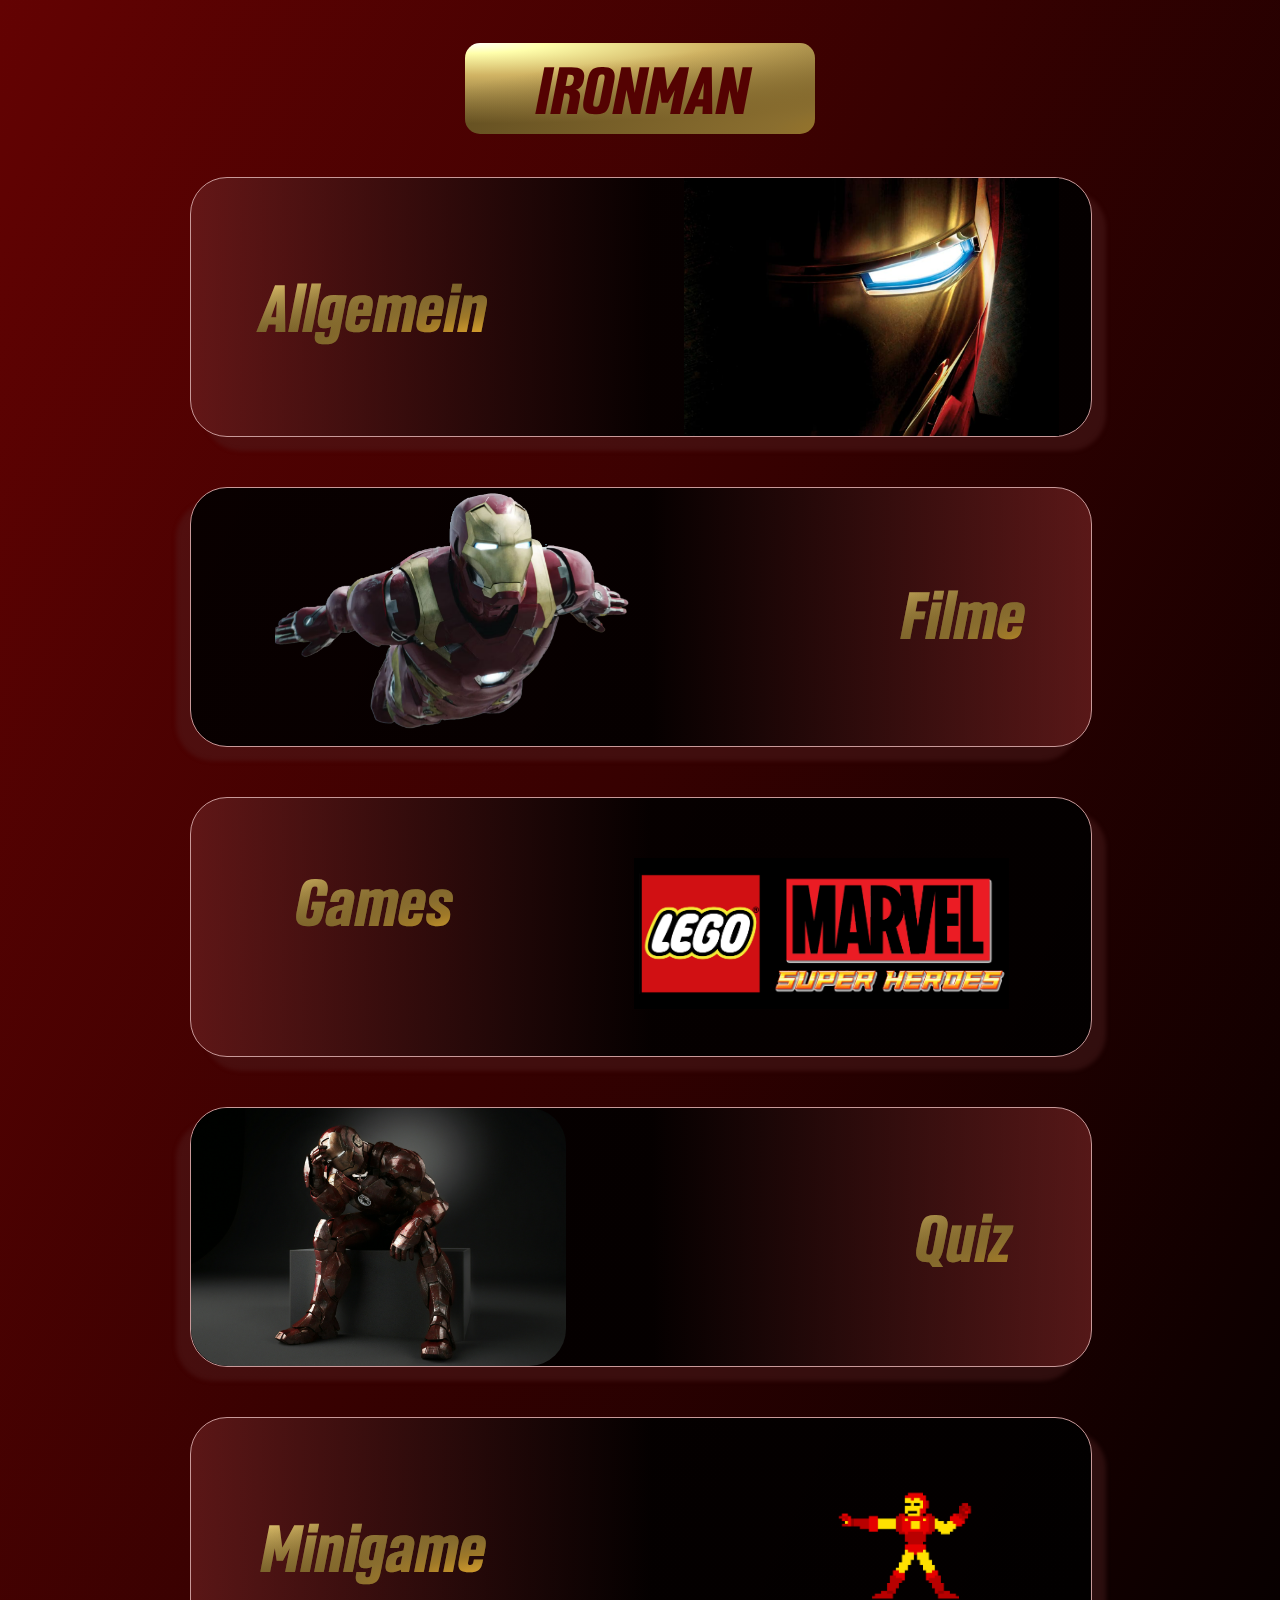
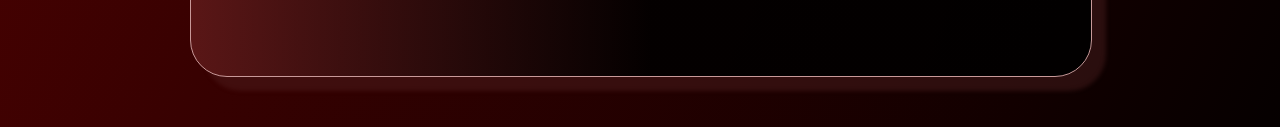
<file: project/index.html>
<!DOCTYPE html>
<html lang="en">
<head>
    <meta charset="UTF-8">
    <meta name="viewport" content="width=device-width, initial-scale=1.0">
    <title>Ironman</title>
    <link rel="stylesheet" href="./style.css">
    <script src="./data/suits.js" defer></script>
    <script src="./script.js" defer></script>
</head>
<body>
    <h1>IRONMAN</h1>

    <div id="navigation">
        <a class="navItem" href="./unterseiten/allgemein.html"><div class="navBoxLeft"><h2 class="ueberschrift">Allgemein</h2><img id="helmet" src="./inhalt/Bilder/helmet.png" alt="helmet"><p class="info">Allgemeine Informationen über Ironman und seine Rüstungen.</p></div></a>
        <a class="navItem" href="./unterseiten/filme.html"><div class="navBoxRight"><img src="./inhalt/Bilder/flying.png" alt="flying"><h2 class="ueberschrift">Filme</h2><p class="info">Informationen zu allen Ironman und Avengers Filmen.</p></div></a>
        <a class="navItem" href="./unterseiten/games.html"><div class="navBoxLeft"><h2 class="ueberschrift">Games</h2><img id="lego_marvel_sh_logo" src="./inhalt/Bilder/lego_marvel_sh.png" alt="lego_logo"><p class="info">Informationen zu spielen wie "Ironman VR" oder Lego Marvel Superheros.</p></div></a>
        <a class="navItem" href="./unterseiten/quiz.html"><div class="navBoxRight"><img id="thinking_img" src="./inhalt/Bilder/thinking.png" alt="thinking"><h2 class="ueberschrift">Quiz</h2><p class="info">Ein Quiz über die Inhalte der Seite mit Belohnungen.</p></div></a>
        <a class="navItem" href="./unterseiten/minigame.html"><div class="navBoxLeft"><h2 class="ueberschrift">Minigame</h2><img id="idel_gif" src="./inhalt/Bilder/idel 2.gif" alt="idel"><p class="info">Rette die Welt in diesem Minispiel und erhalte Belohnungen.</p></div></a>
    </div>
</body>
</html>
</file>
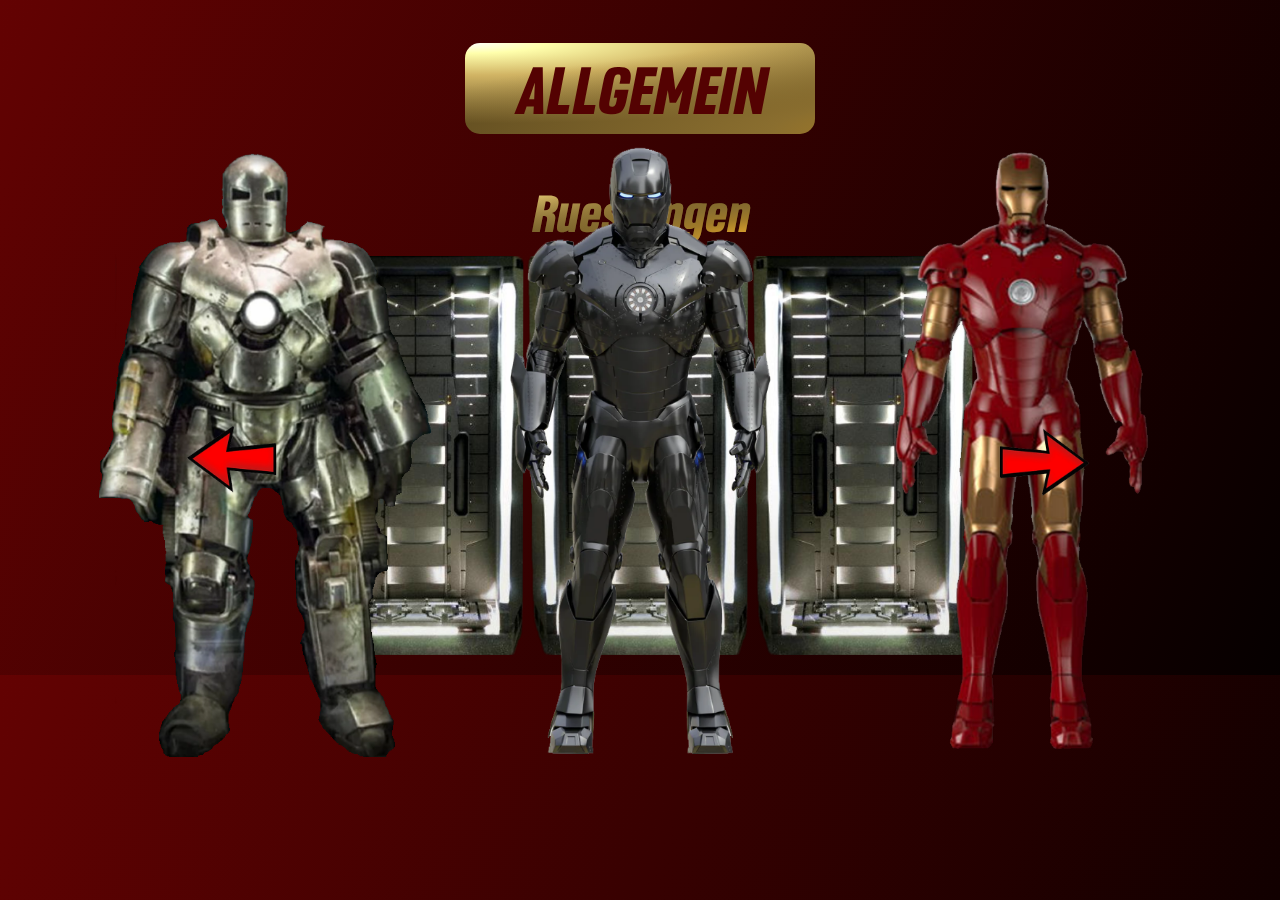
<file: project/unterseiten/allgemein.html>
<!DOCTYPE html>
<html lang="en">
<head>
    <meta charset="UTF-8">
    <meta name="viewport" content="width=device-width, initial-scale=1.0">
    <title>Allgemein</title>
    <link rel="stylesheet" href="../style.css">
    <script src="../data/suits.js" defer></script>
    <script src="../script.js" defer></script>
</head>
<body>
    
    <h1>ALLGEMEIN</h1>

    <div id="armors">
        <h2>Ruestungen</h2>
        <img id="locker" src="../inhalt/Bilder/armor locker.png" alt="locker">
        <div id="shownArmor">
            <div id="armor1"><img  src="../inhalt/Bilder/suits/mk1.png" alt="mk2"></div>
            <div id="armor2"><img  src="../inhalt/Bilder/suits/mk2.png" alt="mk3"></div>
            <div id="armor3"><img  src="../inhalt/Bilder/suits/mk3.png" alt="mk4"></div>
        </div>
        <div id="changeArmors">
            <div id="changeLeft" onclick="left()"><img id="imgLeft" src="../inhalt/Bilder/arrow.png" alt="arrow"></div>
            <div id="changeRight"onclick="right()"><img id="imgRight" src="../inhalt/Bilder/arrow.png" alt="arrow"></div>
        </div>
    </div>

</body>
</html>
</file>
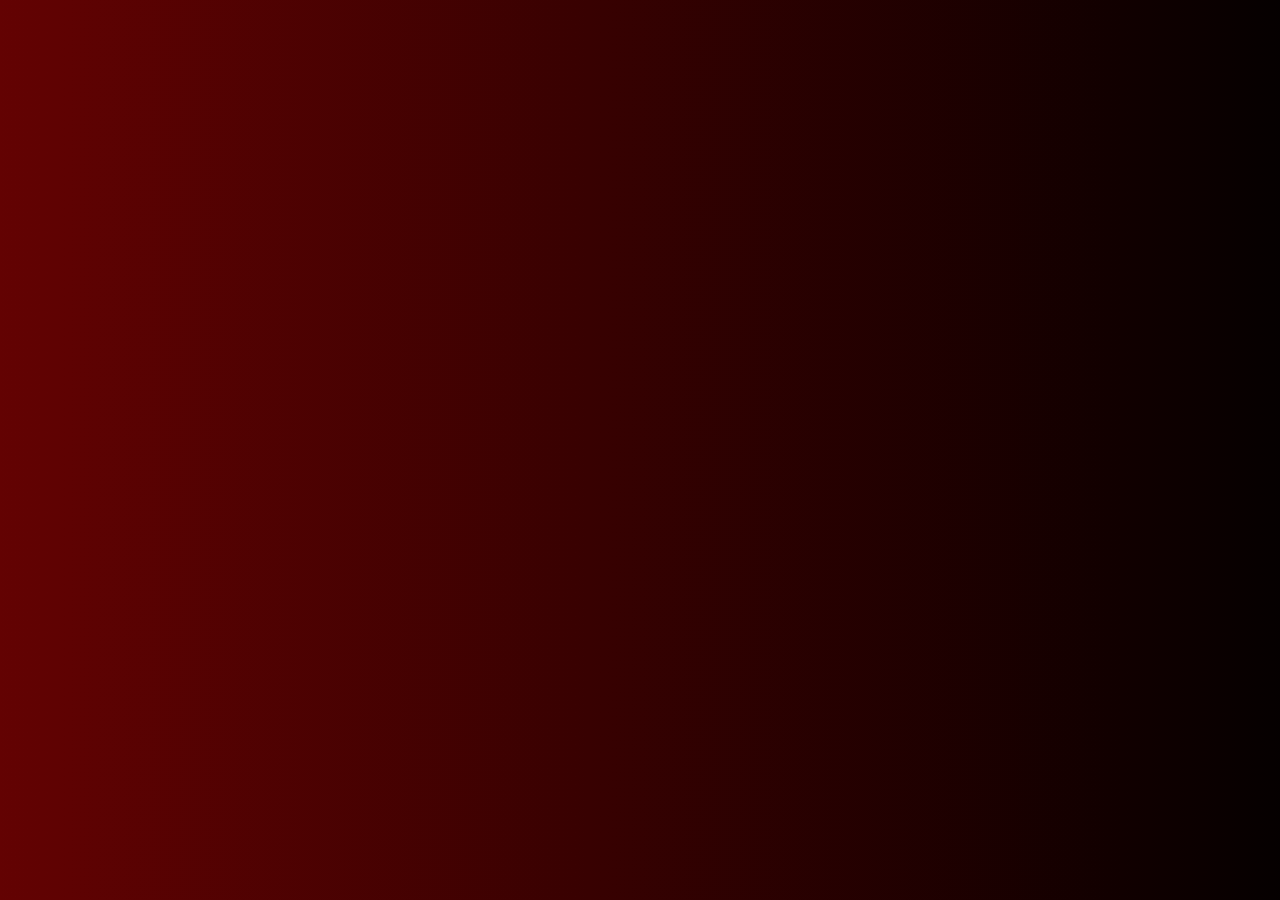
<file: project/unterseiten/games.html>
<!DOCTYPE html>
<html lang="en">
<head>
    <meta charset="UTF-8">
    <meta name="viewport" content="width=device-width, initial-scale=1.0">
    <title>Games</title>
    <link rel="stylesheet" href="../style.css">
    <script src="../script.js" defer></script>
</head>
<body>
    
</body>
</html>
</file>
<file: project/style.css>
/*Fonts
-------
*/

:root {
    --color-background: linear-gradient(294deg, #000 -5.56%, #100000 11.42%, #870303 138.13%, #4B0202 138.13%);
    --color-gold-gradient: radial-gradient(ellipse farthest-corner at right bottom, #FEDB37 0%, #FDB931 8%, #9f7928 30%, #8A6E2F 40%, transparent 80%), radial-gradient(ellipse farthest-corner at left top, #FFFFFF 0%, #FFFFAC 8%, #D1B464 25%, #5d4a1f 62.5%, #5d4a1f 100%);
}

@font-face {
    font-family: "head";
    src: url("./inhalt/Fonts/Headlines-BoldItalic.otf");
}

@font-face {
    font-family: "text";
    src: url("./inhalt/Fonts/OldNewspaperTypes.ttf");
}

/*Allgemein
-----------
*/

body {
    background: var(--color-background);
    overflow-x: hidden;
}

a {
    text-decoration: none;
}

h1 {
    user-select: none;
    font-family: head;
    font-size: 64px;
    background: var(--color-gold-gradient);
    width: 350px;
    border-radius: 15px;
    margin-left: auto;
    margin-right: auto;
    text-align: center;
    color: #540202;
    transition: all 0.5s ease-in-out;
    background-size: 200%;
}

h1:hover {
    background-position-x: -300px;
}

/*Navigation
------------
*/

#back {
    position: absolute;
    right: 5%;
    top: 9%;
    user-select: none;
    font-family: head;
    background: var(--color-gold-gradient);
    width: 230px;
    border-radius: 15px;
    margin-left: auto;
    margin-right: auto;
    text-align: center;
    transition: all 0.5s ease-in-out;
    background-size: 200%;
}

#back:hover {
    background-position-x: -230px;
}

#back>a {
    font-size: 32px;
    color: #540202;
}

#navigation>a {
    margin-left: auto;
    margin-right: auto;
}

.navItem {
    display: block;
    width: 900px;
    margin-left: auto;
    margin-right: auto;
}

.navBoxLeft {
    border-radius: 37px;
    border: 1px solid #C89999;
    background: linear-gradient(270deg, rgba(0, 0, 0, 0.89) 48.84%, rgba(119, 37, 37, 0.64) 104.14%);
    box-shadow: 14px 14px 4px 0px rgba(82, 33, 33, 0.41);
    display: grid;
    grid-template-columns: auto auto;
    width: 100%;
    height: 258px;
    margin-bottom: 50px;
}

.navBoxLeft>p {
    opacity: 0;
    margin-top: -100px;
    margin-left: 60px;
    text-decoration: none;
    color: white;
    font-size: larger;
    font-family: text;
    transition: all 0.5s ease-in-out;
    width: 300px;
}

.navBoxRight>p {
    opacity: 0;
    margin-top: -100px;
    margin-left: 540px;
    text-decoration: none;
    color: white;
    font-size: larger;
    font-family: text;
    transition: all 0.5s ease-in-out;
    width: 300px;
    text-align: right;
}


.ueberschrift {
    margin-top: 0px;
    transition: all 0.5s ease-in-out;
}

.navBoxLeft:hover .info {
    opacity: 1;
}

.navBoxRight:hover .info {
    opacity: 1;
}

.navBoxLeft:hover .ueberschrift {
    transform: translateY(-50px);
}

.navBoxRight:hover .ueberschrift {
    transform: translateY(-50px);
}

.navBoxRight>h2 {
    position: relative;
    left: -250px;
}

.navBoxLeft>img {
    width: 375px;
    position: relative;
    right: -23%;
}

.navBoxRight {
    border-radius: 37px;
    border: 1px solid #C89999;
    background: linear-gradient(90deg, rgba(0, 0, 0, 0.89) 51.17%, rgba(119, 37, 37, 0.64) 100%);
    box-shadow: -14px 14px 4px 0px rgba(82, 33, 33, 0.41);
    display: grid;
    grid-template-columns: auto auto;
    width: 100%;
    height: 258px;
    margin-bottom: 50px;
}

.navBoxRight>img {
    width: 375px;
    position: relative;
    right: -10%;
}


#helmet {
    width: 375px;
    height: 258px;
    position: relative;
    right: -11%;
}

#lego_marvel_sh_logo {
    position: relative;
    bottom: -60px;
    left: 0px;
}

#thinking_img {
    height: 258px;
    position: relative;
    right: 0%;
    border-radius: 37px;
}

#idel_gif {
    transform: rotateY(180deg);
    position: relative;
    right: -20%;
    width: 300px;
    height: 258px;
}

.ueberschrift {
    font-family: head;
    font-size: 64px;
    background: var(--color-gold-gradient);
    -webkit-text-fill-color: transparent;
    background-clip: text;
    width: 300px;
    border-radius: 15px;
    text-align: center;
    margin: auto;
    margin-left: 30px;
}

/*Allgemein-Unterseite
----------------------
*/

/*Armor Locker*/

#armors {
    margin-left: auto;
    margin-right: auto;
    width: 53.5%;
}

#armors>h2 {
    text-align: center;
    font-family: head;
    font-size: 50px;
    background: var(--color-gold-gradient);
    -webkit-text-fill-color: transparent;
    background-clip: text;
    width: 300px;
    border-radius: 15px;
    margin: auto;
}

#locker {
    width: 100%;
}

#shownArmor {
    display: flex;
    justify-content: space-around;
    position: absolute;
    width: 89%;
    top: 16%;
    left: 5.5%;
}

.armor {
    z-index: 1;
}

#shownArmor>div>img {
    cursor: pointer;
    width: 100%;
    transition: all 0.3s ease-in-out;
}

#shownArmor>div>img:hover {
    scale: 1.05;
}

#changeArmors {
    display: grid;
    grid-template-columns: auto auto;
    position: absolute;
    top: 45%;
    left: 14%;
    width: 70%;
    z-index: 0;
}

#changeArmors>div {
    width: 27%;
}

#changeArmors>div>img {
    width: 92%;
    cursor: pointer;
    transition: all 0.5s ease-in-out;
}

#changeArmors>div>img:hover {
    scale: 1.2;
}

#imgLeft {
    rotate: 180deg;
}

#changeRight {
    position: relative;
    right: -80%;
}

#infoSuits {
    position: fixed;
    top: 35px;
    left: 28.7%;
    width: 650px;
    z-index: 2;
}

#suitName>h2 {
    padding-left: 10px;
    padding-right: 10px;
    text-align: left;
    font-family: head;
    font-size: 50px;
    background: var(--color-gold-gradient);
    -webkit-text-fill-color: transparent;
    background-clip: text;
    border-radius: 15px;
    margin: auto;
}

#suitInfo {
    background: linear-gradient(90deg, rgba(0, 0, 0, 0.9) 51.17%, rgba(119, 37, 37, 0.9) 100%);
    border-radius: 5px;
}

#infoImg>div>div>h2 {
    padding-left: 10px;
    padding-right: 10px;
    text-align: left;
    font-family: head;
    font-size: 30px;
    background: var(--color-gold-gradient);
    -webkit-text-fill-color: transparent;
    background-clip: text;
    border-radius: 15px;
    margin: auto;
}

#infoImg>div>img {
    height: 560px;
}

#infoImg>div>div>ul>li>p {
    padding-left: 10px;
    padding-right: 10px;
    font-family: text;
    color: white;
}

#infoImg>div>div>ul>li {
    color: white;
}

#infoImg {
    display: grid;
    grid-template-columns: auto auto;
}

#closeSuitInfo {
    color: white;
    cursor: pointer;
    position: absolute;
    top: 10px;
    right: 10px;
    font-size: 40px;
    font-family: text;
    background: var(--color-background);
    padding: 10px;
    padding-top: 0px;
    padding-bottom: 20px;
    width: 30px;
    height: 30px;
    text-align: center;
    border-radius: 5px;
    border: white 1px solid;
    transition: all 0.3s ease-in-out;
}

#closeSuitInfo:hover {
    scale: 1.15;
}



/*Tony Stark Steckbrief*/

#steckbrief {
    margin-top: 80px;
    height: 50%;
    margin-bottom: 11%;
}

#steckbrief>img {
    width: 70%;
    position: absolute;
    left: 15%;
    top: 17%;
    opacity: 0.7;
    border-radius: 15px;
    z-index: -1;
}

#steckbrief>div>h2 {
    text-align: center;
    font-family: head;
    font-size: 50px;
    background: var(--color-gold-gradient);
    -webkit-text-fill-color: transparent;
    background-clip: text;
    width: 300px;
    border-radius: 15px;
    margin: auto;
    z-index: 1;
}

#steckbriefInfo {
    padding-top: 7.5%;
    padding-left: 300px;
    padding-right: 300px;
    text-align: left;
}

#steckbriefInfo>h2 {
    font-family: head;
    font-size: 40px;
    background: var(--color-background);
    -webkit-text-fill-color: transparent;
    background-clip: text;
    margin: auto;
}

#steckbriefInfo>ul>li {
    color: rgb(249, 212, 212);
    font-family: text;
}


/*Minigame-Unterseite
---------------------
*/

#körper {
    overflow: hidden;
    height: 100vh;
}

#gameNavigation {
    display: grid;
    grid-template-rows: auto auto;
    text-align: center;
    font-family: head;
    font-size: 50px;
    background: var(--color-gold-gradient);
    -webkit-text-fill-color: transparent;
    background-clip: text;
    width: 300px;
    border-radius: 15px;
    margin: auto;
    cursor: pointer;
    margin-top: 10%;
    z-index: 1;
}

#gameNavigation>div {
    transition: all 0.5s ease-in-out;
}

#gameNavigation>div:hover {
    font-size: 60px;
}

#rules {
    display: none;
    text-align: center;
    color: rgb(255, 207, 207);
    font-family: text;
}

#closeRules {
    width: 150px;
    font-family: head;
    font-size: 50px;
    background: var(--color-gold-gradient);
    -webkit-text-fill-color: transparent;
    background-clip: text;
    margin: auto;
    cursor: pointer;
    transition: all 0.5s ease-in-out;
}

#closeRules:hover {
    font-size: 60px;
}

#idel {
    position: absolute;
    width: 550px;
    top: 80px;
    z-index: -1;
}

#missileIdel {
    position: absolute;
    width: 400px;
    rotate: 180deg;
    right: 10%;
    top: 250px;
    z-index: -1;
}

#missileIdel2 {
    position: absolute;
    width: 400px;
    rotate: 180deg;
    right: 5%;
    top: 120px;
    z-index: -1;
}

/*Game*/

#gameBackgound {
    width: 70%;
    border: white 5px solid;
    border-radius: 5px;
    position: absolute;
    top: 5%;
    left: 15%;
    z-index: -1;
}

#gameContent {
    z-index: 2;
}

#player {
    position: absolute;
    left: 18%;
    top: 35%;
}

#player>img {
    width: 120px;
}

.enemy {
    position: absolute;
    rotate: 180deg;
    scale: 0.6;
    right: 0%;
}

#gameOver>h1 {
    position: relative;
    left: -8%;
}

#gameOver {
    margin-left: auto;
    margin-right: auto;
    width: 300px;
    text-align: center;
    
}

#gameOverInfo {
    background-color: rgba(255, 255, 255, 0.418);
    border-radius: 5px;
    border: solid 4px black;
    font-family: text;
    padding: 20px;
    color: rgb(255, 207, 207);
}

#restartButton {
    scale: 1.3;
    margin-top: -2%;
    margin-bottom: 2%;
    user-select: none;
    font-family: head;
    background: var(--color-gold-gradient);
    color: #540202;
    width: 210px;
    border-radius: 15px;
    margin-left: auto;
    margin-right: auto;
    text-align: center;
    transition: all 0.5s ease-in-out;
    background-size: 200%;
    cursor: pointer;
    margin-top: 10px;
}

#restartButton:hover {
    background-position-x: -200px;
}


/*Quiz-Unterseite
---------------------
*/

.question {
    margin-left: auto;
    margin-right: auto;
    border-radius: 37px;
    border: 1px solid #C89999;
    background: linear-gradient(270deg, rgba(0, 0, 0, 0.89) 48.84%, rgba(119, 37, 37, 0.64) 104.14%);
    box-shadow: 10px 10px 4px 0px rgba(82, 33, 33, 0.41);
    display: grid;
    grid-template-rows: auto auto;
    width: 40%;
    height: 130px;
    margin-bottom: 50px;
    color: rgb(255, 255, 255);
    padding: 20px;
    font-family: head;
    font-size: larger;
    text-align: center;
}

.answer {
    font-family: text;
    font-size: medium;
    cursor: pointer;
}

.answer:hover {
    background: var(--color-gold-gradient);
}

#questionImg {
    position: absolute;
    height: 140px;
}

#check {
    scale: 1.3;
    margin-top: -2%;
    margin-bottom: 2%;
    user-select: none;
    font-family: head;
    background: var(--color-gold-gradient);
    color: #540202;
    width: 230px;
    border-radius: 15px;
    margin-left: auto;
    margin-right: auto;
    text-align: center;
    transition: all 0.5s ease-in-out;
    background-size: 200%;
    cursor: pointer;
}

#check:hover {
    background-position-x: -200px;
}


/*Collectables
---------------------
*/

#showCollect {
    position: fixed;
    left: 91.5%;
    cursor: pointer;
    top: 85%;
    transition: all 0.3s ease-in-out;
}

#showCollect:hover {
    scale: 1.13;
}

#showCollect>img {
    border-radius: 100%;
    width: 60px;
    border: solid 3px #540202;
}

#collectable>img {
    width: 300px;
    height: 300px;
}

#collectable {
    cursor: pointer;
    width: 300px;
    height: 300px;
    margin: 100px;
    user-select: none;
    transition: all 0.3s ease-in-out;
}

#collectable:hover {
    scale: 1.02;
}

#collectables {
    display: grid;
    grid-template-columns: auto auto auto;
}

#collect {
    display: flex;
    justify-content: center;
}

#collectName {
    user-select: none;
    font-family: head;
    font-size: 20px;
    background: var(--color-gold-gradient);
    width: 290px;
    border-radius: 15px;
    margin-left: 5px;
    margin-right: 5px;
    text-align: center;
    color: #540202;
    transition: all 0.5s ease-in-out;
    background-size: 200%;
}

#collectName:hover {
    background-position-x: -290px;
}

#collectDescription {
   margin: 5px; 
   text-align: center;
   background-color: rgba(255, 255, 255, 0.36);
   border-radius: 5px;
}
</file>
